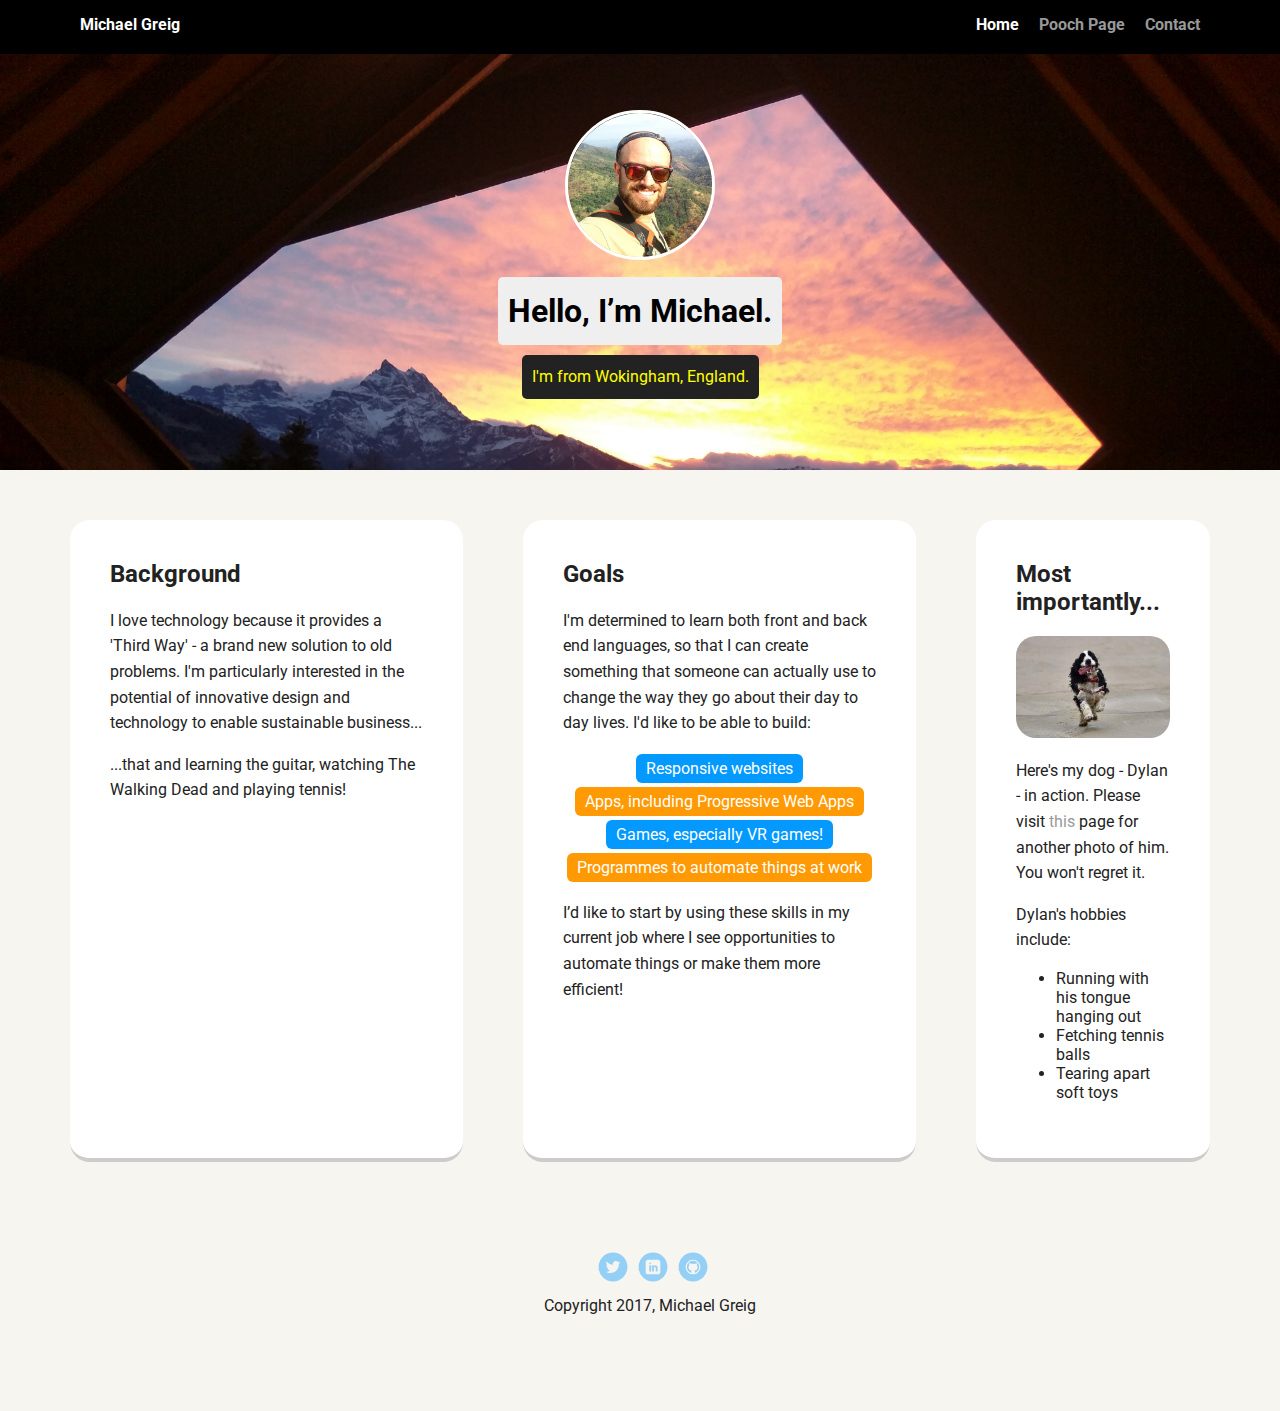
<file: index.html>
<!doctype html>
<html lang="en">
  <head>
    <meta charset="utf-8">
    <title>Michael Greig's Profile</title>
    <meta name="viewport" content="width=device-width, initial-scale=1.0">
    <link rel="stylesheet" href="styles.css">
    <link href="https://fonts.googleapis.com/css?family=Muli%7CRoboto:400,300,500,700,900" rel="stylesheet">
  </head>
  <body>
    <div class="main-nav">
        <ul class="nav">
          <li class="name">Michael Greig</li>
          <li><a href="index.html" class="active">Home</a></li>
          <li><a href="pooch.html">Pooch Page</a></li>
          <li><a href="contact.html">Contact</a></li>
        </ul>
    </div>
    <header>
      <img src="images/rsz_srilanka2.jpg" alt="Photo of Michael Greig" class="profile-image">
      <h1 class="tag name"><span id="greeting">Hello</span>, I’m Michael.</h1>
      <p class="tag location">I'm from Wokingham, England.</p>
    </header>
    <main class="flex">
      <div class="card">
        <h2>Background</h2>
        <p>I love technology because it provides a 'Third Way' - a brand new solution to old problems. I'm particularly interested in the potential of innovative design and technology to enable sustainable business... </p>
        <p>...that and learning the guitar, watching The Walking Dead and playing tennis!</p>
      </div>
      <div class="card">
        <h2>Goals</h2>
        <p>I'm determined to learn both front and back end languages, so that I can create something that someone can actually use to change the way they go about their day to day lives. I'd like to be able to build: </p>
        <ul class="skills">
          <li>Responsive websites</li>
          <li>Apps, including Progressive Web Apps</li>
          <li>Games, especially VR games!</li>
          <li>Programmes to automate things at work</li>
        </ul>
        <p>I’d like to start by using these skills in my current job where I see opportunities to automate things or make them more efficient!</p>
      </div>
      <div class ="card">
        <h2>Most importantly...</h2>
          <img src="images/dylan_running.jpeg" class="dogphotos" alt="Dog running">
          <p>Here's my dog - Dylan - in action. Please visit <a href="pooch.html">this</a> page for another photo of him. You won't regret it.</p>
          <p>Dylan's hobbies include:</p>
          <ul>
            <li>Running with his tongue hanging out</li>
            <li>Fetching tennis balls</li>
            <li>Tearing apart soft toys</li>
          </ul>
      </div>
    </main>
    <footer>
      <ul>
        <li><a href="http://twitter.com/michaelagreig" class="social twitter">Twitter</a></li>
        <li><a href="http://linkedin.com/in/michael-greig-913b47b5" class="social linkedin">LinkedIn</a></li>
        <li><a href="http://github.com/michaelagreig" class="social github">Github</a></li>
      </ul>
      <p class="copyright">Copyright 2017, Michael Greig</p>
    </footer>
  </body>
</html>
</file>
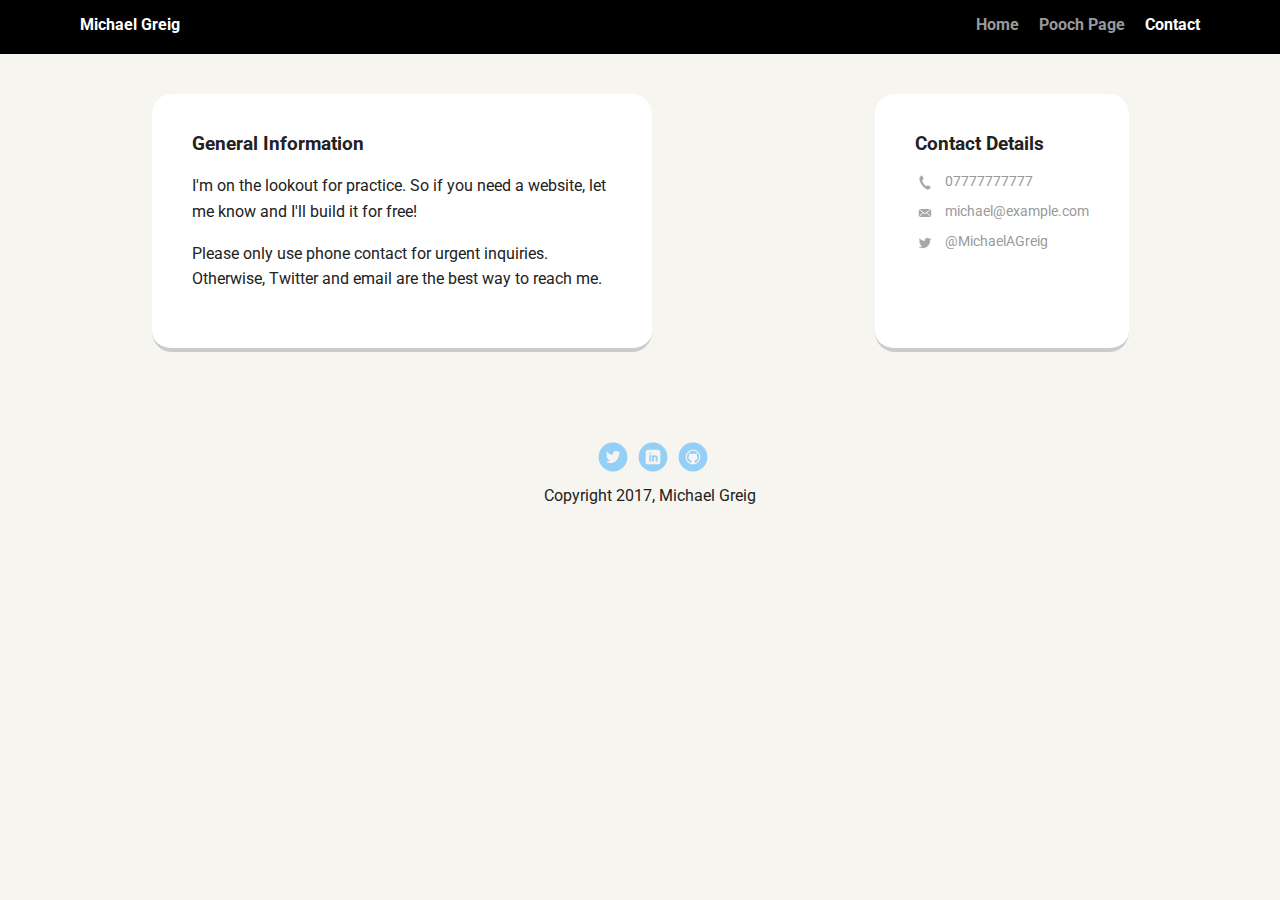
<file: contact.html>
<!doctype html>
<html lang="en">
  <head>
    <meta charset="utf-8">
    <title>Michael Greig's Experience</title>
    <meta name="viewport" content="width=device-width, initial-scale=1.0">
    <link rel="stylesheet" href="styles.css">
    <link href="https://fonts.googleapis.com/css?family=Muli%7CRoboto:400,300,500,700,900" rel="stylesheet">
  </head>
  <body>
    <div class="main-nav">
        <ul class="nav">
          <li class="name">Michael Greig</li>
          <li><a href="index.html">Home</a></li>
          <li><a href="pooch.html">Pooch Page</a></li>
          <li><a href="contact.html" class="active">Contact</a></li>
        </ul>
    </div>
    <main class="flex">
      <div class="noheadercard">
        <h3>General Information</h3>
        <p>I'm on the lookout for practice. So if you need a website, let me know and I'll build it for free!</p>
        <p>Please only use phone contact for urgent inquiries. Otherwise, Twitter and email are the best way to reach me.</p>
      </div>
      <div class="noheadercard">
        <h3>Contact Details</h3>
        <ul class="contact-info">
          <li class="phone"><a href="tel:07777777777">07777777777</a></li>
          <li class="mail"><a href="mailto:michael@example.com">michael@example.com</a></li>
          <li class="twitter"><a href="http://twitter.com/intent/tweet?screen_name=michaelagreig">@MichaelAGreig</a></li>
        </ul>
      </div>
    </main>
    <footer class="clearfix">
      <ul>
        <li><a href="http://twitter.com/michaelagreig" class="social twitter">Twitter</a></li>
        <li><a href="http://linkedin.com/in/michael-greig-913b47b5" class="social linkedin">LinkedIn</a></li>
        <li><a href="http://github.com/michaelagreig" class="social github">Github</a></li>
      </ul>
      <p class="copyright">Copyright 2017, Michael Greig</p>
    </footer>
  </body>
</html>
</file>
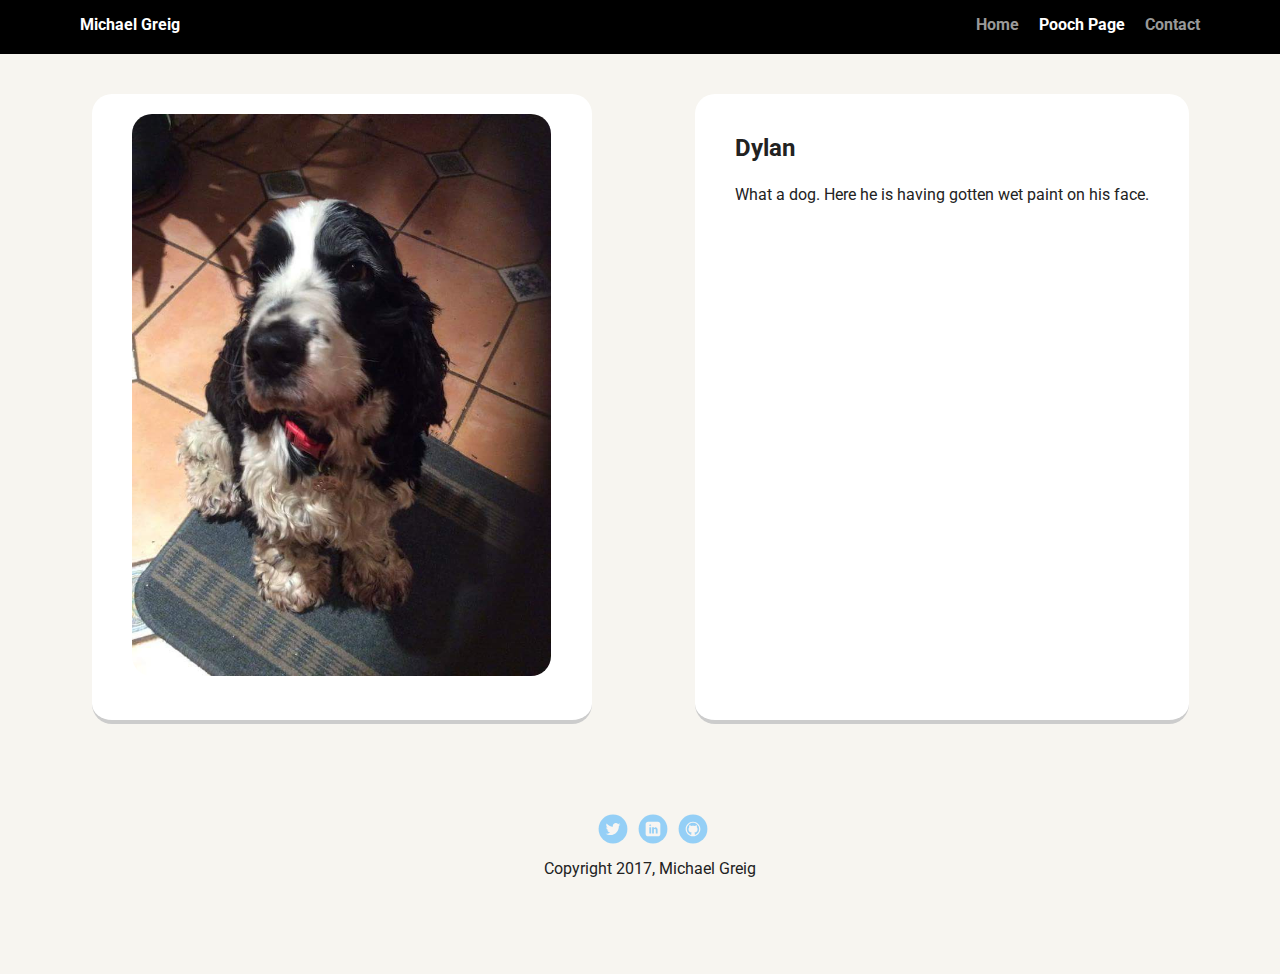
<file: pooch.html>
<!doctype html>
<html lang="en">
  <head>
    <meta charset="utf-8">
    <title>Michael Greig's Experience</title>
    <meta name="viewport" content="width=device-width, initial-scale=1.0">
    <link rel="stylesheet" href="styles.css"> 
    <link href="https://fonts.googleapis.com/css?family=Muli%7CRoboto:400,300,500,700,900" rel="stylesheet">
  </head>
  <body>
    <div class="main-nav">
        <ul class="nav">
          <li class="name">Michael Greig</li>
          <li><a href="index.html">Home</a></li>
          <li><a href="pooch.html" class="active">Pooch Page</a></li>
          <li><a href="contact.html">Contact</a></li>
        </ul>
    </div>
    <main class="flex">
      <div class="noheadercard">
        <img src="images/dylan_paint.jpeg" alt="dog with paint on face" class="dogphotos">
      </div>
      <div class="noheadercard">
        <h2>Dylan</h2>
        <p>What a dog. Here he is having gotten wet paint on his face.</p>
      </div>
    </main>
    <footer>
      <ul>
        <li><a href="http://twitter.com/michaelagreig" class="social twitter">Twitter</a></li>
        <li><a href="http://linkedin.com/in/michael-greig-913b47b5" class="social linkedin">LinkedIn</a></li>
        <li><a href="http://github.com/michaelagreig" class="social github">Github</a></li>
      </ul>
      <p class="copyright">Copyright 2017, Michael Greig</p>
    </footer>
  </body>
</html>
</file>
<file: styles.css>
/*************
Global Layout Set-up
**************/

/* All */

* {
  box-sizing: border-box;
}

/* Body */

body {
  margin: 0;
  padding: 0;
  text-align: center;
  font-family: 'Roboto', sans-serif;
  color: #222;
  background: #f7f5f0;
}

.card {
  margin: 30px;
  padding: 20px 40px 40px;
  max-width: 500px;
  text-align: left;
  background: #fff;
  border-bottom: 4px solid #ccc;
  border-radius: 20px;
  transition: all .5s;
}
.card:hover {
  border-color: green;
}
ul.skills {
  padding: 0;
  text-align: center;
}
.skills li {
  border-radius: 6px;
  display: inline-block;
  background: #ff9904;
  color: white;
  padding: 5px 10px;
  margin: 2px;
}
.skills li:nth-child(odd) {
  background: #0399ff;
}
.dogphotos {
  border-radius: 20px;
  max-width: 100%;
  max-height: 100%;
}

/* Link Styles */

a {
  text-decoration: none;
  color: #999;
}
a:hover {
  color: #6633ff;
}

/* Navigation */

.main-nav {
  width: 100%;
  background: black;
  min-height: 30px;
  padding: 10px;
  position: fixed;
  top: 0;
  text-align: center;
}
.nav {
  display: flex;
  justify-content: space-around;
  font-weight: 700;
  list-style-type: none;
  margin: 0 auto;
  padding: 0;
}
.nav .name {
    display: block;
    margin-right: auto;
    color: white;
}
.nav li {
  padding: 5px 10px 10px 10px;
}
.nav a {
  transition: all .5s;
}
.nav a:hover {
  color: white
}
.nav .active {
  color: white;
}

/*************
HOME PAGE
**************/

/* Header */

header {
  text-align: center;
  background: url('images/rsz_leserables.jpg') no-repeat top center;
  background-size: cover;
  overflow: hidden;
  padding-top: 60px;
}
header {
  line-height: 1.5;
}
header .profile-image {
  margin-top: 50px;
  width: 150px;
  height: 150px;
  border-radius: 50%;
  border: 3px solid white;
  transition: all 1.5s;
}
header .profile-image:hover {
  transform: scale(1.2) rotate(360deg);
  border: 10px solid green;
}
h1 span {
  display: inline-block;
}
#greeting {
  transition: all 1.5s;
}
#greeting:hover {
  transform: scale(3);
  color: green;
}
.tag {
  background-color: #efefef;
  color: black;
  padding: 10px;
  border-radius: 5px;
  display: table;
  margin: 10px auto;
}
.location {
  background-color: #222;
  color: yellow;
}

/* Footer */

footer {
  width: 100%;
  min-height: 30px;
  padding: 20px 0 40px 20px;
}
footer .copyright {
  top: -8px;
  font-size: .75em;
}
footer ul {
  list-style-type: none;
  margin: 0;
  padding: 0;
}
footer ul li {
  display: inline-block;
}

a.social {
  display: inline-block;
  text-indent: -9999px;
  margin-left: 5px;
  width: 30px;
  height: 30px;
  background-size: 30px 30px;
  opacity: .4;
  transition: all .5s;
}
a.twitter {
  background-image: url(images/twitter.svg);
}
a.linkedin {
  background-image: url(images/linkedin.svg);
}
a.github {
  background-image: url(images/github.svg);
}
a.social:hover {
  opacity: 1;
}
.clearfix {
  clear: both;
}

/*************
POOCH PAGE
**************/

.noheadercard {
  margin: 74px 30px 30px 30px;
  padding: 20px 40px 40px;
  text-align: left;
  max-width: 500px;
  background: #fff;
  border-bottom: 4px solid #ccc;
  border-radius: 20px;
  transition: all .5s;
}

.noheadercard:hover {
  border-color: green;
}

/* Contact logos */

.contact-info {
  list-style: none;
  padding: 0;
  margin: 0;
  font-size: 0.9em;
}

.contact-info a {
  display: block;
  min-height: 20px;
  background-repeat: no-repeat;
  background-size: 20px 20px;
  padding: 0 0 0 30px;
  margin: 0 0 10px;
}

.contact-info li.phone a {
  background-image: url('images/phone.png');
}

.contact-info li.mail a {
  background-image: url('images/mail.png');
}

.contact-info li.twitter a {
  background-image: url('images/twitter.png');
}

/* Styles for larger screens */
@media screen and (min-width: 720px) {

  .flex {
      display: -ms-flexbox;      /* TWEENER - IE 10 */
      display: flex;
      max-width: 1200px;
      -ms-flex-pack: distribute;
      justify-content: space-around;
      margin: 0 auto;
  }

  header {
    min-height: 470px;
  }

  .nav {
    max-width: 1200px;
    padding: 0 30px;
  }

  main {
    padding-top: 20px;
  }

  main p {
    line-height: 1.6em;
  }

  footer {
    font-size: 1.3em;
    max-width: 1200px;
    margin: 40px auto;
  }

}
</file>
